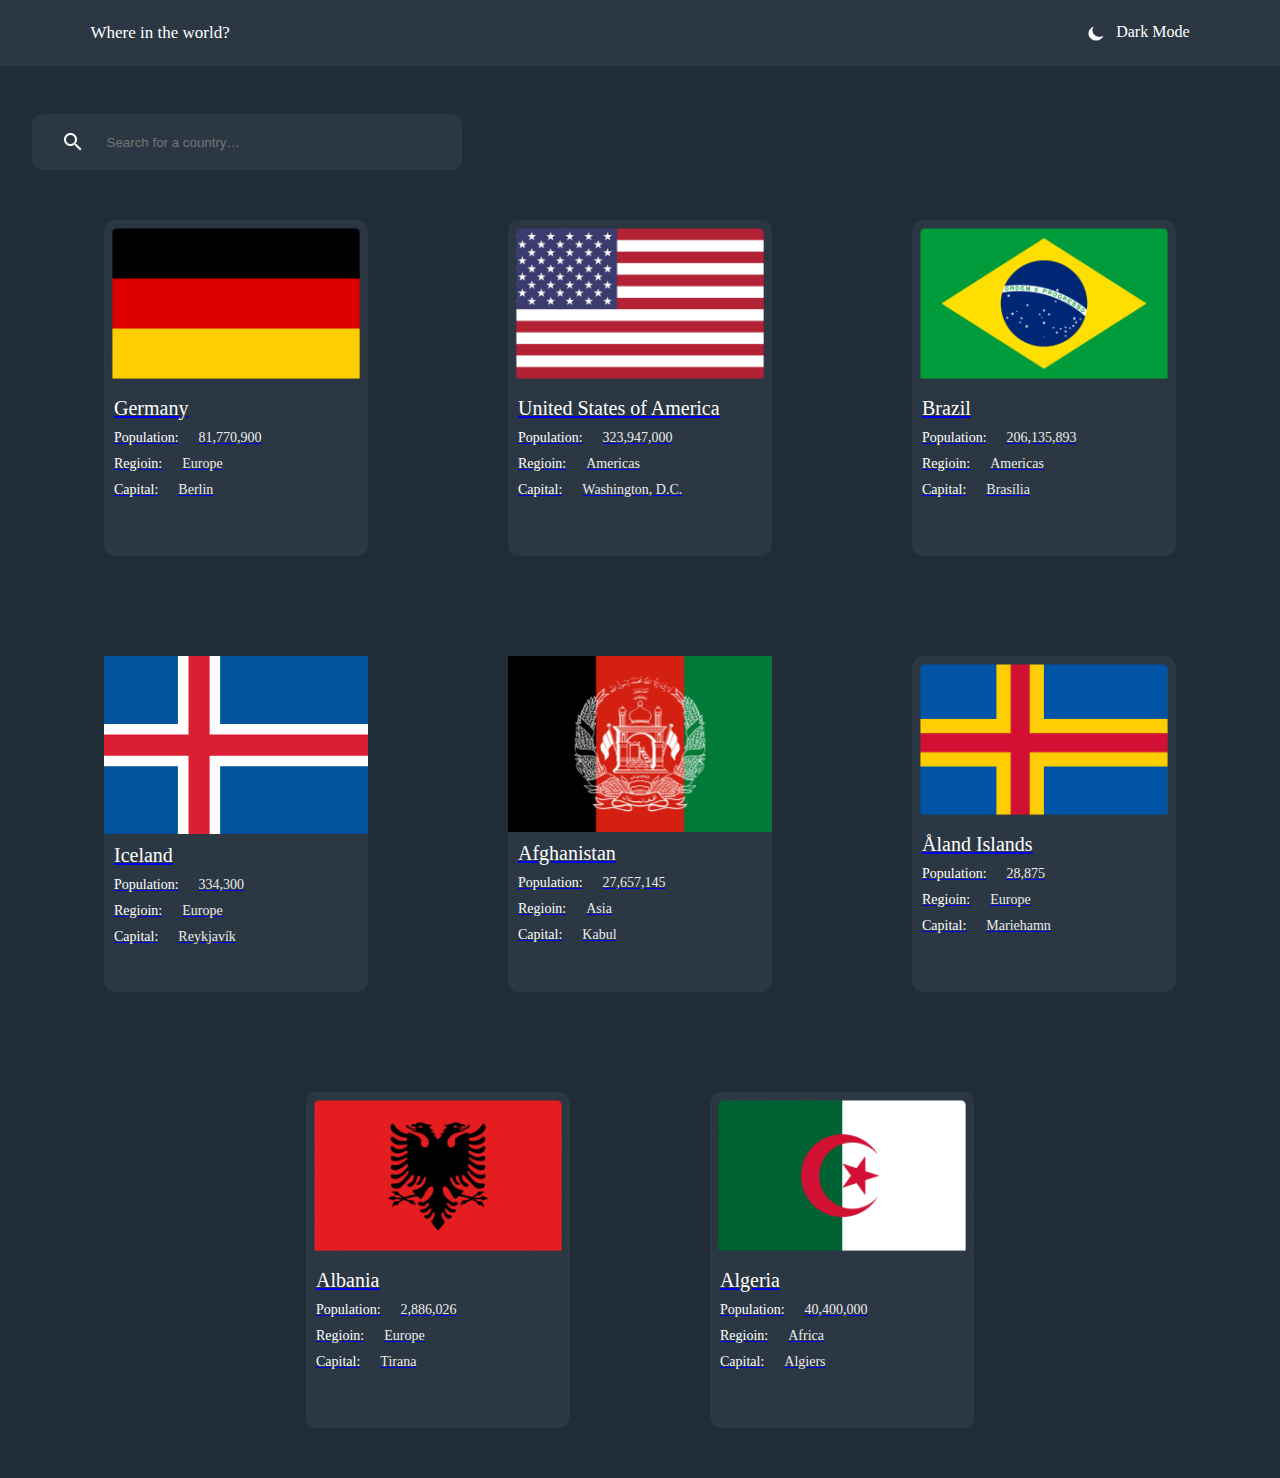
<file: index.html>
<!DOCTYPE html>
<html lang="en">

<head>
    <meta charset="UTF-8">
    <meta name="viewport" content="width=device-width, initial-scale=1.0">
    <title>Document</title>
    <link rel="stylesheet" href="style.css">
</head>

<body>
    <header>
        <div class="left">
            <p>Where in the world?</p>
        </div>
        <div class="right">
            <img class="moon" src="./asssets/icons/Group 3.png" alt="">
            <p>Dark Mode</p>
        </div>
    </header>

    <main>
        <section class="first-section">
            <div class="top">
                <div class="Input-wrapper">
                    <img src="./asssets/icons/search.png" alt="">
                    <input type="text" placeholder="Search for a country…">
                </div>
            </div>
            <div class="bottom">
                <a href="../germany/index.html">
                    <div class="card">
                        <img class="img" src="./asssets/img/1280px-Flag_of_Germany.svg.png" alt="">
                        <p class="p">Germany</p>
                        <div class="text">
                            <p class="text">Population:
                            <p class="text1">81,770,900</p>
                            </p>
                        </div>
                        <div class="text">
                            <p class="text">Regioin:
                            <p class="text1">Europe</p>
                            </p>
                        </div>
                        <div class="text">
                            <p class="text">Capital:
                            <p class="text1">Berlin</p>
                            </p>
                        </div>
                    </div>
                </a> <a href="../america/index.html">
                    <div class="card">
                        <img class="img" src="./asssets/img/1280px-Flag_of_Germany.svg (1).png" alt="">
                        <p class="p">United States of America</p>
                        <div class="text">
                            <p class="text">Population:
                            <p class="text1">323,947,000</p>
                            </p>
                        </div>
                        <div class="text">
                            <p class="text">Regioin:
                            <p class="text1">Americas</p>
                            </p>
                        </div>
                        <div class="text">
                            <p class="text">Capital:
                            <p class="text1">Washington, D.C.</p>
                            </p>
                        </div>
                    </div>
                </a>
                <a href="../Brazil/index.html">
                    <div class="card">
                        <img class="img" src="./asssets/img/1280px-Flag_of_Germany.svg (3).png" alt="">
                        <p class="p">Brazil</p>
                        <div class="text">
                            <p class="text">Population:
                            <p class="text1">206,135,893</p>
                            </p>
                        </div>
                        <div class="text">
                            <p class="text">Regioin:
                            <p class="text1">Americas</p>
                            </p>
                        </div>
                        <div class="text">
                            <p class="text">Capital:
                            <p class="text1">Brasília</p>
                            </p>
                        </div>
                    </div>
                </a>
                <a href="../Iceland/index.html">
                    <div class="card">
                        <img class="img" src="./asssets/img/1280px-Flag_of_Germany.svg (4).png" alt="">
                        <p class="p">Iceland</p>
                        <div class="text">
                            <p class="text">Population:
                            <p class="text1">334,300</p>
                            </p>
                        </div>
                        <div class="text">
                            <p class="text">Regioin:
                            <p class="text1">Europe</p>
                            </p>
                        </div>
                        <div class="text">
                            <p class="text">Capital:
                            <p class="text1">Reykjavík</p>
                            </p>
                        </div>
                    </div>
                </a>
                <a href="../Afganistan/index.html">
                    <div class="card">
                        <img class="img" src="./asssets/img/1280px-Flag_of_Germany.svg (6).png" alt="">
                        <p class="p">Afghanistan</p>
                        <div class="text">
                            <p class="text">Population:
                            <p class="text1">27,657,145</p>
                            </p>
                        </div>
                        <div class="text">
                            <p class="text">Regioin:
                            <p class="text1">Asia</p>
                            </p>
                        </div>
                        <div class="text">
                            <p class="text">Capital:
                            <p class="text1">Kabul</p>
                            </p>
                        </div>
                    </div>
                </a>
                <a href="../Aland Island/indexx.html">
                    <div class="card">
                        <img class="img" src="./asssets/img/1280px-Flag_of_Germany.svg (7).png" alt="">
                        <p class="p">Åland Islands</p>
                        <div class="text">
                            <p class="text">Population:
                            <p class="text1">28,875</p>
                            </p>
                        </div>
                        <div class="text">
                            <p class="text">Regioin:
                            <p class="text1">Europe</p>
                            </p>
                        </div>
                        <div class="text">
                            <p class="text">Capital:
                            <p class="text1">Mariehamn</p>
                            </p>
                        </div>
                    </div>
                </a>
                <a href="../Albania/index.html">
                    <div class="card">
                        <img class="img" src="./asssets/img/1280px-Flag_of_Germany.svg (8).png" alt="">
                        <p class="p">Albania</p>
                        <div class="text">
                            <p class="text">Population:
                            <p class="text1">2,886,026</p>
                            </p>
                        </div>
                        <div class="text">
                            <p class="text">Regioin:
                            <p class="text1">Europe</p>
                            </p>
                        </div>
                        <div class="text">
                            <p class="text">Capital:
                            <p class="text1">Tirana</p>
                            </p>
                        </div>
                    </div>
                </a>
                <a href="../Algeria/">
                    <div class="card">
                        <img class="img" src="./asssets/img/1280px-Flag_of_Germany.svg (9).png" alt="">
                        <p class="p">Algeria</p>
                        <div class="text">
                            <p class="text">Population:
                            <p class="text1">40,400,000</p>
                            </p>
                        </div>
                        <div class="text">
                            <p class="text">Regioin:
                            <p class="text1">Africa</p>
                            </p>
                        </div>
                        <div class="text">
                            <p class="text">Capital:
                            <p class="text1">Algiers</p>
                            </p>
                        </div>
                    </div>
                </a>
            </div>
        </section>
    </main>
</body>

</html>
</file>
<file: style.css>
* {
    margin: 0;
    padding: 0;
    box-sizing: border-box;
}

a{
    display: flex;
    flex-wrap: wrap;
    justify-content: center;
}

header {
    display: flex;
    justify-content: space-between;
    padding: 23px 80.5px;
    background: #2B3844;
}

.left>p {
    color: white;
    font-size: 17px;
}

.right {
    display: flex;
}

.right>p {
    color: white;
}

.text {
    display: flex;
    font-family: Nunito Sans;
    font-size: 14px;
    font-weight: 300;
    line-height: 16px;
    letter-spacing: 0px;
    text-align: left;
    color: #ffffff;
}

body {
    background: #202C36;
}


.text1 {
    color: rgb(235, 235, 235);
}

.card {
    width: 264px;
    height: 336px;
    background: #2B3844;
    margin: 50px 70px;
    display: flex;
    flex-direction: column;
    row-gap: 10px;
    border-radius: 10px;
}


.p {
    color: white;
    font-size: 20px;
}

.card>p,
p,
p,
p {
    padding: 0 10px;
}

.bottom {
    display: flex;
    flex-wrap: wrap;
    justify-content: center;
}

.top {
    padding: 0 0 0 32px;
}

.Input-wrapper {
    width: 430px;
    height: 56px;
    background: #2B3844;
    display: flex;
    align-items: center;
    padding: 0 32px;
    gap: 24.5px;
    margin: 48px 0 0 0;
    border-radius: 10px;
}

input {
    background: transparent;
    border: none;
    outline: none;
    color: white;
}

@media (max-width:430) {

    header {
        width: 100%;
    }

    .left>p {
        font-size: 10px;
    }

    input{
        width: 100%;
    }

    .Input-wrapper{
        width: 100%;
        height: 56px;
        display: flex;
        justify-content: center;
    }
}
</file>
